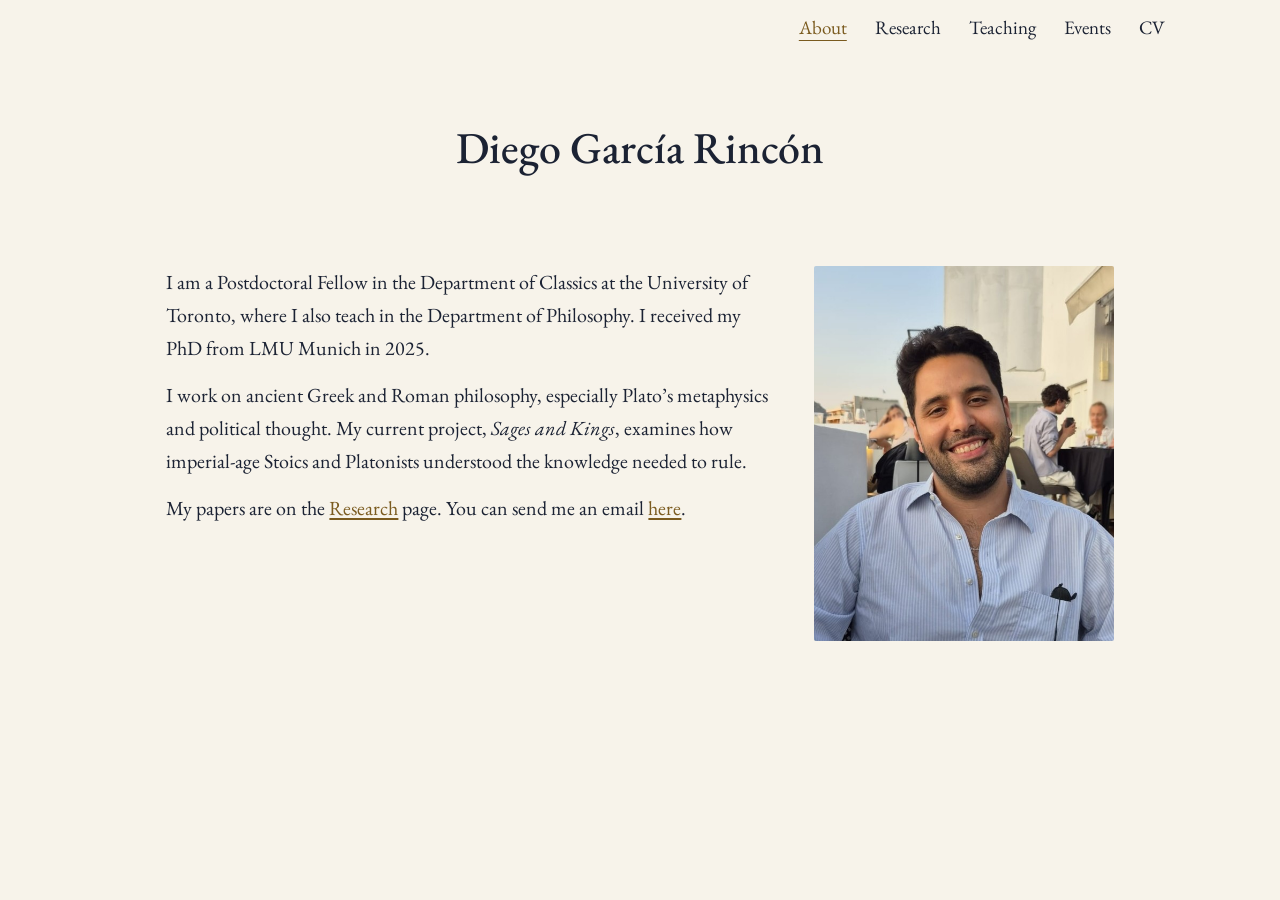
<file: index.html>
<!doctype html>
<html lang="en">
<head>
<script>if(location.hostname.slice(-1)===".")location.replace(location.href.replace(location.hostname,location.hostname.slice(0,-1)))</script>
<meta charset="utf-8">
<meta name="viewport" content="width=device-width, initial-scale=1">
<title>Diego García Rincón</title>
<meta name="description" content="Postdoctoral Fellow, University of Toronto. Ancient Greek and Roman philosophy.">
<meta name="author" content="Diego García Rincón">
<link rel="canonical" href="https://diegogarciarincon.com/">
<meta property="og:type" content="website">
<meta property="og:site_name" content="Diego García Rincón">
<meta property="og:image" content="https://diegogarciarincon.com/share.png?v=1">
<meta property="og:image:width" content="1200">
<meta property="og:image:height" content="630">
<meta property="og:image:alt" content="Δ monogram of Diego García Rincón">
<meta name="twitter:card" content="summary_large_image">
<meta property="og:title" content="Diego García Rincón">
<meta property="og:description" content="Postdoctoral Fellow, University of Toronto. Ancient Greek and Roman philosophy.">
<meta property="og:url" content="https://diegogarciarincon.com/">
<link rel="preconnect" href="https://fonts.googleapis.com">
<link rel="preconnect" href="https://fonts.gstatic.com" crossorigin>
<link rel="stylesheet" href="https://fonts.googleapis.com/css2?family=EB+Garamond:ital,wght@0,400;0,500;0,600;1,400&amp;display=swap">
<link rel="icon" href="/favicon.ico?v=5" sizes="48x48">
<link rel="icon" href="/favicon-32.png?v=5" type="image/png" sizes="32x32">
<link rel="icon" href="/icon-192.png?v=5" type="image/png" sizes="192x192">
<link rel="apple-touch-icon" href="/apple-touch-icon.png?v=5">
<link rel="stylesheet" href="assets/style.css?v=12">
<script type="application/ld+json">{"@context": "https://schema.org", "@type": "WebSite", "name": "Diego García Rincón", "alternateName": ["Diego Garcia Rincon", "diegogarciarincon.com"], "url": "https://diegogarciarincon.com/"}</script>
<script type="application/ld+json">{"@context": "https://schema.org", "@type": "Person", "name": "Diego García Rincón", "alternateName": "Diego Garcia Rincon", "jobTitle": "Postdoctoral Fellow", "affiliation": {"@type": "Organization", "name": "Department of Classics, University of Toronto"}, "alumniOf": [{"@type": "CollegeOrUniversity", "name": "LMU Munich"}, {"@type": "CollegeOrUniversity", "name": "University of Pisa"}], "knowsAbout": ["Ancient philosophy", "Plato", "Metaphysics", "Political philosophy"], "url": "https://diegogarciarincon.com/", "sameAs": ["https://orcid.org/0000-0003-4004-3745", "https://philpeople.org/profiles/diego-garcia-rincon"]}</script>
</head>
<body>
<div class="page">
  <header class="hdr top">
    <nav class="nav" aria-label="Main" style="display: flex; flex-wrap: wrap; align-items: center; justify-content: flex-end; gap: 28px; max-width: max(1100px, 87vw); margin: 0 auto; padding: 15px 32px; font-size: 19px">
      <a href="/" aria-current="page" class="cur" style="text-decoration: underline; text-underline-offset: 6px; text-decoration-thickness: 1px">About</a>
      <a href="/research">Research</a>
      <a href="/teaching">Teaching</a>
      <a href="/events">Events</a>
      <a href="/cv">CV</a>
    </nav>
  </header>
  <main style="flex-grow: 1; width: 100%; max-width: max(900px, 79vw); margin: 0 auto; box-sizing: border-box; padding: calc(64px * var(--ht, 1)) 32px 56px">
    <h1 style="margin: 0 0 calc(100px * var(--hb, .9)); font-size: var(--hf, 44px); font-weight: 500; text-align: center">Diego García Rincón</h1>
    <div class="aboutrow" style="display: flex; flex-wrap: nowrap; gap: 40px; align-items: flex-start">
      <div style="flex: 999 1 420px; min-width: 0; display: flex; flex-direction: column; gap: 14px; font-size: 20px; line-height: 1.65">
        <p style="margin: 0">I am a Postdoctoral Fellow in the Department of Classics at the University of Toronto, where I also teach in the Department of Philosophy. I received my PhD from LMU Munich in 2025.</p>
        <p style="margin: 0">I work on ancient Greek and Roman philosophy, especially Plato’s metaphysics and political thought. My current project, <i>Sages and Kings</i>, examines how imperial-age Stoics and Platonists understood the knowledge needed to rule.</p>
        <p style="margin: 0">My papers are on the <a href="/research" style="text-decoration: underline; text-underline-offset: 3px">Research</a> page. You can send me an email <a href="#" class="mail" data-u="aicrag.d" data-d="ac.otnorotu.liam" style="text-decoration: underline; text-underline-offset: 3px">here</a>.</p>
      </div>
      <img src="assets/img/portrait.jpg" alt="Portrait of Diego García Rincón (Diego Garcia Rincon)" style="flex: 0 0 300px; width: 300px; height: 375px; object-fit: cover; border-radius: 2px">
    </div>
  </main>
  
</div>

<script src="assets/site.js?v=12"></script>
</body>
</html>
</file>
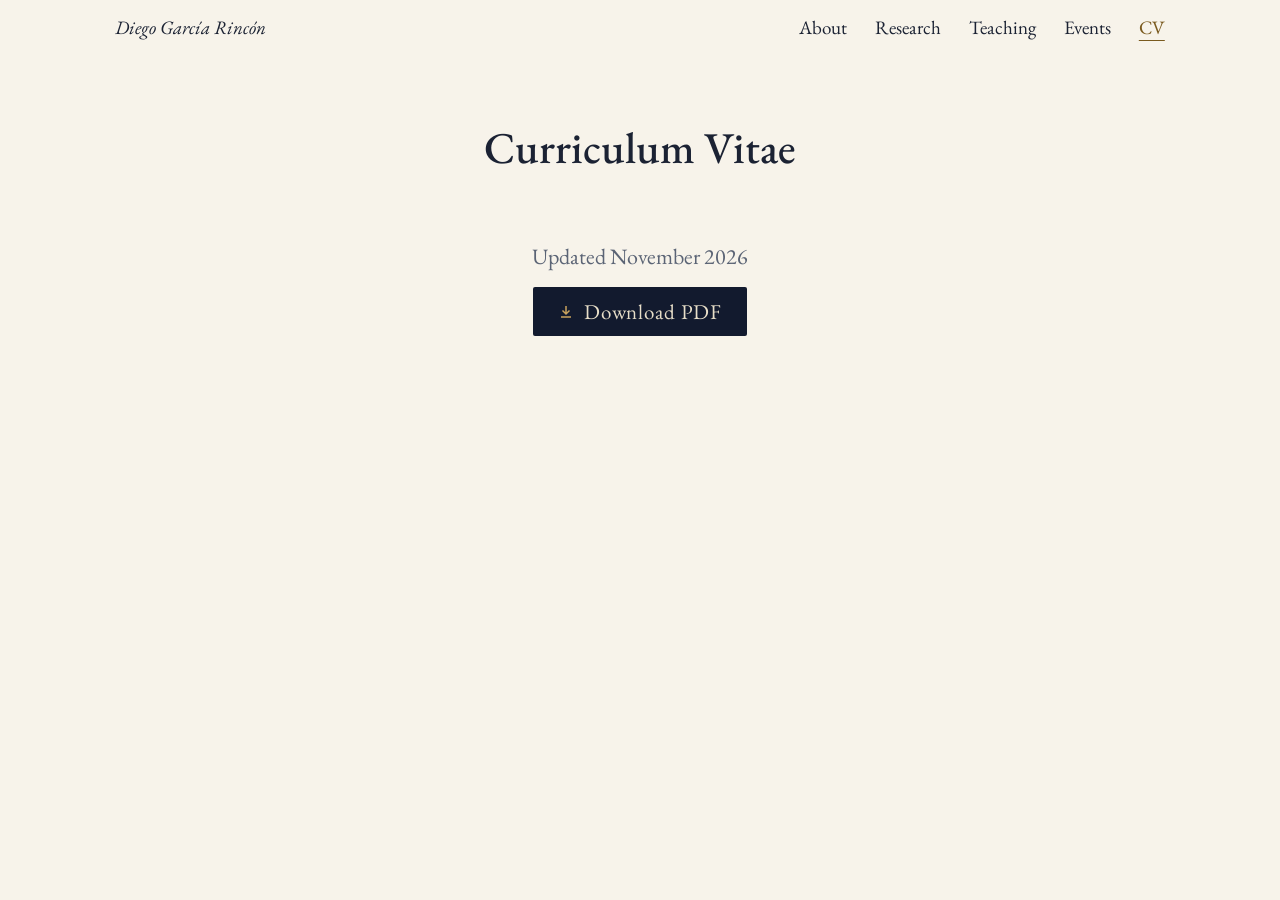
<file: cv.html>
<!doctype html>
<html lang="en">
<head>
<script>if(location.hostname.slice(-1)===".")location.replace(location.href.replace(location.hostname,location.hostname.slice(0,-1)))</script>
<meta charset="utf-8">
<meta name="viewport" content="width=device-width, initial-scale=1">
<title>CV — DGR</title>
<meta name="description" content="Curriculum vitae of Diego García Rincón (PDF).">
<meta name="author" content="Diego García Rincón">
<link rel="canonical" href="https://diegogarciarincon.com/cv">
<meta property="og:type" content="website">
<meta property="og:site_name" content="Diego García Rincón">
<meta property="og:image" content="https://diegogarciarincon.com/share.png?v=1">
<meta property="og:image:width" content="1200">
<meta property="og:image:height" content="630">
<meta property="og:image:alt" content="Δ monogram of Diego García Rincón">
<meta name="twitter:card" content="summary_large_image">
<meta property="og:title" content="CV — DGR">
<meta property="og:description" content="Curriculum vitae of Diego García Rincón (PDF).">
<meta property="og:url" content="https://diegogarciarincon.com/cv">
<link rel="preconnect" href="https://fonts.googleapis.com">
<link rel="preconnect" href="https://fonts.gstatic.com" crossorigin>
<link rel="stylesheet" href="https://fonts.googleapis.com/css2?family=EB+Garamond:ital,wght@0,400;0,500;0,600;1,400&amp;display=swap">
<link rel="icon" href="/favicon.ico?v=5" sizes="48x48">
<link rel="icon" href="/favicon-32.png?v=5" type="image/png" sizes="32x32">
<link rel="icon" href="/icon-192.png?v=5" type="image/png" sizes="192x192">
<link rel="apple-touch-icon" href="/apple-touch-icon.png?v=5">
<link rel="stylesheet" href="assets/style.css?v=12">

</head>
<body>
<div class="page">
  <header class="hdr top">
    <nav class="nav" aria-label="Main" style="display: flex; flex-wrap: wrap; align-items: center; justify-content: flex-end; gap: 28px; max-width: max(1100px, 87vw); margin: 0 auto; padding: 15px 32px; font-size: 19px">
      <a href="/" class="navname" style="margin-right: auto; font-style: italic">Diego García Rincón</a>
      <a href="/">About</a>
      <a href="/research">Research</a>
      <a href="/teaching">Teaching</a>
      <a href="/events">Events</a>
      <a href="/cv" aria-current="page" class="cur" style="text-decoration: underline; text-underline-offset: 6px; text-decoration-thickness: 1px">CV</a>
    </nav>
  </header>
  <main style="flex-grow: 1; width: 100%; max-width: max(900px, 79vw); margin: 0 auto; box-sizing: border-box; padding: calc(64px * var(--ht, 1)) 32px 56px; display: flex; flex-direction: column; align-items: center; gap: 16px">
    <h1 style="margin: 0 0 calc(56px * var(--hb, .9)); font-size: var(--hf, 44px); font-weight: 500; text-align: center">Curriculum Vitae</h1>
    <p style="margin: 0; font-size: 22px; color: #5B6475">Updated November 2026</p>
    <a href="Garcia_Rincon_CV.pdf" download="Garcia_Rincon_CV.pdf" style="display: inline-flex; align-items: center; gap: 10px; padding: 11px 25px; min-height: 43px; box-sizing: border-box; background: #121A2E; color: #E8DFC9; text-decoration: none; font-size: 21px; letter-spacing: 0.04em; border-radius: 2px">
        <svg aria-hidden="true" width="16" height="16" viewBox="0 0 16 16"><path d="M8 2v8M4.5 6.5L8 10l3.5-3.5M3 13h10" fill="none" stroke="#C9A35E" stroke-width="1.5"></path></svg>
        Download PDF
      </a>
  </main>
  
</div>

<script src="assets/site.js?v=12"></script>
</body>
</html>
</file>
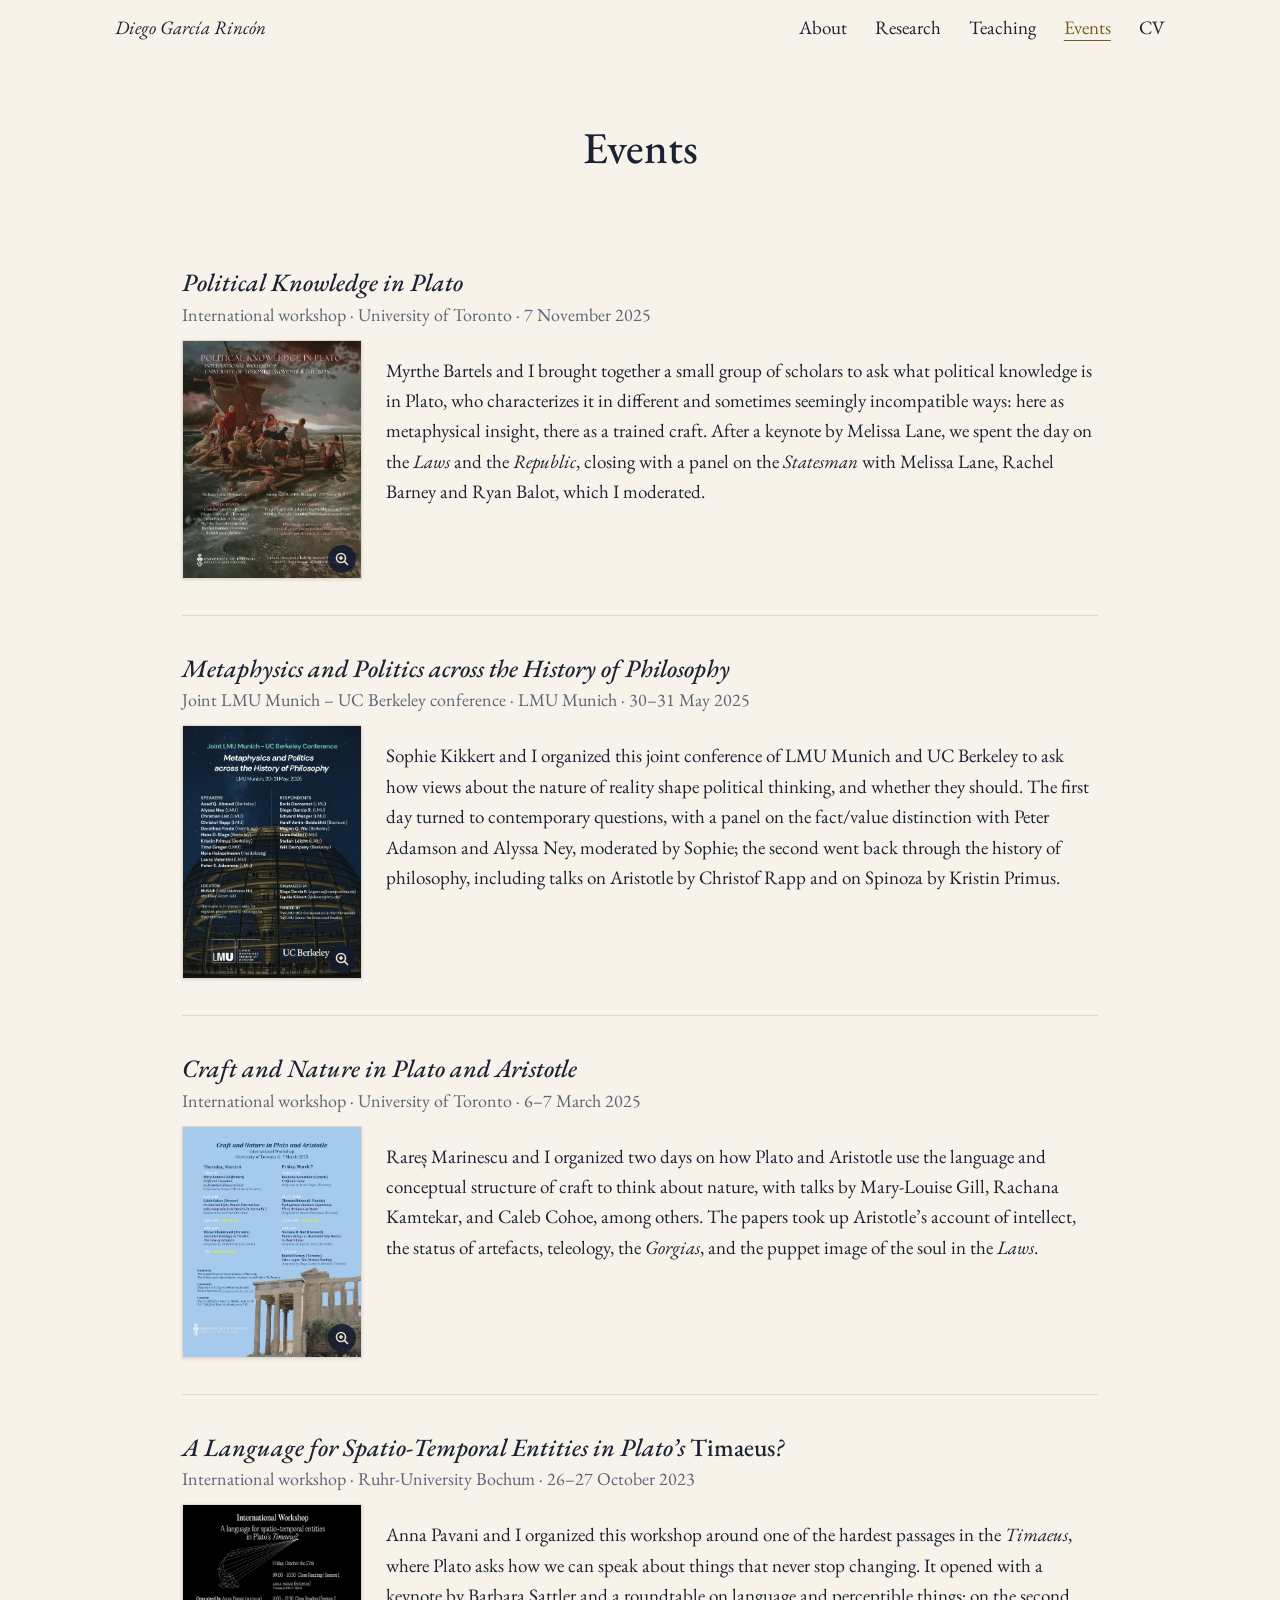
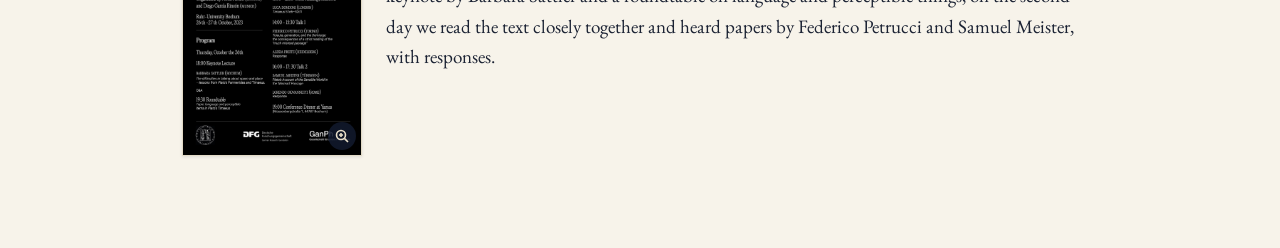
<file: events.html>
<!doctype html>
<html lang="en">
<head>
<script>if(location.hostname.slice(-1)===".")location.replace(location.href.replace(location.hostname,location.hostname.slice(0,-1)))</script>
<meta charset="utf-8">
<meta name="viewport" content="width=device-width, initial-scale=1">
<title>Events — DGR</title>
<meta name="description" content="Workshops and conferences co-organized by Diego García Rincón at the University of Toronto, LMU Munich and Ruhr-University Bochum.">
<meta name="author" content="Diego García Rincón">
<link rel="canonical" href="https://diegogarciarincon.com/events">
<meta property="og:type" content="website">
<meta property="og:site_name" content="Diego García Rincón">
<meta property="og:image" content="https://diegogarciarincon.com/share.png?v=1">
<meta property="og:image:width" content="1200">
<meta property="og:image:height" content="630">
<meta property="og:image:alt" content="Δ monogram of Diego García Rincón">
<meta name="twitter:card" content="summary_large_image">
<meta property="og:title" content="Events — DGR">
<meta property="og:description" content="Workshops and conferences co-organized by Diego García Rincón at the University of Toronto, LMU Munich and Ruhr-University Bochum.">
<meta property="og:url" content="https://diegogarciarincon.com/events">
<link rel="preconnect" href="https://fonts.googleapis.com">
<link rel="preconnect" href="https://fonts.gstatic.com" crossorigin>
<link rel="stylesheet" href="https://fonts.googleapis.com/css2?family=EB+Garamond:ital,wght@0,400;0,500;0,600;1,400&amp;display=swap">
<link rel="icon" href="/favicon.ico?v=5" sizes="48x48">
<link rel="icon" href="/favicon-32.png?v=5" type="image/png" sizes="32x32">
<link rel="icon" href="/icon-192.png?v=5" type="image/png" sizes="192x192">
<link rel="apple-touch-icon" href="/apple-touch-icon.png?v=5">
<link rel="stylesheet" href="assets/style.css?v=12">

</head>
<body>
<div class="page">
  <header class="hdr top">
    <nav class="nav" aria-label="Main" style="display: flex; flex-wrap: wrap; align-items: center; justify-content: flex-end; gap: 28px; max-width: max(1100px, 87vw); margin: 0 auto; padding: 15px 32px; font-size: 19px">
      <a href="/" class="navname" style="margin-right: auto; font-style: italic">Diego García Rincón</a>
      <a href="/">About</a>
      <a href="/research">Research</a>
      <a href="/teaching">Teaching</a>
      <a href="/events" aria-current="page" class="cur" style="text-decoration: underline; text-underline-offset: 6px; text-decoration-thickness: 1px">Events</a>
      <a href="/cv">CV</a>
    </nav>
  </header>
  <main style="flex-grow: 1; width: 100%; max-width: max(780px, 79vw); margin: 0 auto; box-sizing: border-box; padding: calc(64px * var(--ht, 1)) 48px 56px; display: flex; flex-direction: column; gap: 0">
    <h1 style="margin: 0 0 calc(60px * var(--hb, .9)); font-size: var(--hf, 44px); font-weight: 500; text-align: center">Events</h1>
    <article style="padding: 36px 0; display: flex; flex-direction: column; gap: 14px">
      <div style="display: flex; flex-direction: column; gap: 4px">
        <h2 style="margin: 0; font-size: 25px; font-weight: 500; line-height: 1.3"><i>Political Knowledge in Plato</i></h2>
        <p style="margin: 0; font-size: 18px; color: #5B6475">International workshop · University of Toronto · 7 November 2025</p>
      </div>
      <div class="evrow" style="display: flex; gap: 24px; align-items: flex-start">
        <button type="button" data-zoom="assets/img/posters/political-knowledge-in-plato.jpg" aria-label="Enlarge poster: Poster for Political Knowledge in Plato" style="position: relative; flex: 0 0 180px; max-width: 100%; padding: 0; border: 0; background: none; cursor: zoom-in">
        <img src="assets/img/posters/political-knowledge-in-plato.jpg" alt="Poster for Political Knowledge in Plato" style="display: block; width: 180px; max-width: 100%; height: auto; border: 1px solid #E2DAC6; box-shadow: 0 1px 3px rgba(27,34,51,0.12)">
        <span aria-hidden="true" style="position: absolute; right: 6px; bottom: 6px; width: 28px; height: 28px; border-radius: 14px; background: rgba(18,26,46,0.85); display: flex; align-items: center; justify-content: center"><svg width="16" height="16" viewBox="0 0 16 16"><circle cx="7" cy="7" r="4.5" fill="none" stroke="#E8DFC9" stroke-width="1.6"></circle><path d="M10.4 10.4L14 14M5 7h4M7 5v4" stroke="#E8DFC9" stroke-width="1.6"></path></svg></span>
      </button>
        <div style="flex: 1 1 auto; max-width: 760px; min-width: 0"><p style="margin: 16px 0 0; font-size: 19px; line-height: 1.6">Myrthe Bartels and I brought together a small group of scholars to ask what political knowledge is in Plato, who characterizes it in different and sometimes seemingly incompatible ways: here as metaphysical insight, there as a trained craft. After a keynote by Melissa Lane, we spent the day on the <i>Laws</i> and the <i>Republic</i>, closing with a panel on the <i>Statesman</i> with Melissa Lane, Rachel Barney and Ryan Balot, which I moderated.</p></div>
      </div>
    </article>
    <article style="border-top: 1px solid #E2DAC6; padding: 36px 0; display: flex; flex-direction: column; gap: 14px">
      <div style="display: flex; flex-direction: column; gap: 4px">
        <h2 style="margin: 0; font-size: 25px; font-weight: 500; line-height: 1.3"><i>Metaphysics and Politics across the History of Philosophy</i></h2>
        <p style="margin: 0; font-size: 18px; color: #5B6475">Joint LMU Munich – UC Berkeley conference · LMU Munich · 30–31 May 2025</p>
      </div>
      <div class="evrow" style="display: flex; gap: 24px; align-items: flex-start">
        <button type="button" data-zoom="assets/img/posters/metaphysics-and-politics.jpg" aria-label="Enlarge poster: Poster for Metaphysics and Politics across the History of Philosophy" style="position: relative; flex: 0 0 180px; max-width: 100%; padding: 0; border: 0; background: none; cursor: zoom-in">
        <img src="assets/img/posters/metaphysics-and-politics.jpg" alt="Poster for Metaphysics and Politics across the History of Philosophy" style="display: block; width: 180px; max-width: 100%; height: auto; border: 1px solid #E2DAC6; box-shadow: 0 1px 3px rgba(27,34,51,0.12)">
        <span aria-hidden="true" style="position: absolute; right: 6px; bottom: 6px; width: 28px; height: 28px; border-radius: 14px; background: rgba(18,26,46,0.85); display: flex; align-items: center; justify-content: center"><svg width="16" height="16" viewBox="0 0 16 16"><circle cx="7" cy="7" r="4.5" fill="none" stroke="#E8DFC9" stroke-width="1.6"></circle><path d="M10.4 10.4L14 14M5 7h4M7 5v4" stroke="#E8DFC9" stroke-width="1.6"></path></svg></span>
      </button>
        <div style="flex: 1 1 auto; max-width: 760px; min-width: 0"><p style="margin: 16px 0 0; font-size: 19px; line-height: 1.6">Sophie Kikkert and I organized this joint conference of LMU Munich and UC Berkeley to ask how views about the nature of reality shape political thinking, and whether they should. The first day turned to contemporary questions, with a panel on the fact/value distinction with Peter Adamson and Alyssa Ney, moderated by Sophie; the second went back through the history of philosophy, including talks on Aristotle by Christof Rapp and on Spinoza by Kristin Primus.</p></div>
      </div>
    </article>
    <article style="border-top: 1px solid #E2DAC6; padding: 36px 0; display: flex; flex-direction: column; gap: 14px">
      <div style="display: flex; flex-direction: column; gap: 4px">
        <h2 style="margin: 0; font-size: 25px; font-weight: 500; line-height: 1.3"><i>Craft and Nature in Plato and Aristotle</i></h2>
        <p style="margin: 0; font-size: 18px; color: #5B6475">International workshop · University of Toronto · 6–7 March 2025</p>
      </div>
      <div class="evrow" style="display: flex; gap: 24px; align-items: flex-start">
        <button type="button" data-zoom="assets/img/posters/craft-and-nature.jpg" aria-label="Enlarge poster: Programme for Craft and Nature in Plato and Aristotle" style="position: relative; flex: 0 0 180px; max-width: 100%; padding: 0; border: 0; background: none; cursor: zoom-in">
        <img src="assets/img/posters/craft-and-nature.jpg" alt="Programme for Craft and Nature in Plato and Aristotle" style="display: block; width: 180px; max-width: 100%; height: auto; border: 1px solid #E2DAC6; box-shadow: 0 1px 3px rgba(27,34,51,0.12)">
        <span aria-hidden="true" style="position: absolute; right: 6px; bottom: 6px; width: 28px; height: 28px; border-radius: 14px; background: rgba(18,26,46,0.85); display: flex; align-items: center; justify-content: center"><svg width="16" height="16" viewBox="0 0 16 16"><circle cx="7" cy="7" r="4.5" fill="none" stroke="#E8DFC9" stroke-width="1.6"></circle><path d="M10.4 10.4L14 14M5 7h4M7 5v4" stroke="#E8DFC9" stroke-width="1.6"></path></svg></span>
      </button>
        <div style="flex: 1 1 auto; max-width: 760px; min-width: 0"><p style="margin: 16px 0 0; font-size: 19px; line-height: 1.6">Rareș Marinescu and I organized two days on how Plato and Aristotle use the language and conceptual structure of craft to think about nature, with talks by Mary-Louise Gill, Rachana Kamtekar, and Caleb Cohoe, among others. The papers took up Aristotle’s account of intellect, the status of artefacts, teleology, the <i>Gorgias</i>, and the puppet image of the soul in the <i>Laws</i>.</p></div>
      </div>
    </article>
    <article style="border-top: 1px solid #E2DAC6; padding: 36px 0; display: flex; flex-direction: column; gap: 14px">
      <div style="display: flex; flex-direction: column; gap: 4px">
        <h2 style="margin: 0; font-size: 25px; font-weight: 500; line-height: 1.3"><i>A Language for Spatio-Temporal Entities in Plato’s</i> Timaeus<i>?</i></h2>
        <p style="margin: 0; font-size: 18px; color: #5B6475">International workshop · Ruhr-University Bochum · 26–27 October 2023</p>
      </div>
      <div class="evrow" style="display: flex; gap: 24px; align-items: flex-start">
        <button type="button" data-zoom="assets/img/posters/spatio-temporal-entities-timaeus.jpg" aria-label="Enlarge poster: Poster for A Language for Spatio-Temporal Entities in Plato’s Timaeus?" style="position: relative; flex: 0 0 180px; max-width: 100%; padding: 0; border: 0; background: none; cursor: zoom-in">
        <img src="assets/img/posters/spatio-temporal-entities-timaeus.jpg" alt="Poster for A Language for Spatio-Temporal Entities in Plato’s Timaeus?" style="display: block; width: 180px; max-width: 100%; height: auto; border: 1px solid #E2DAC6; box-shadow: 0 1px 3px rgba(27,34,51,0.12)">
        <span aria-hidden="true" style="position: absolute; right: 6px; bottom: 6px; width: 28px; height: 28px; border-radius: 14px; background: rgba(18,26,46,0.85); display: flex; align-items: center; justify-content: center"><svg width="16" height="16" viewBox="0 0 16 16"><circle cx="7" cy="7" r="4.5" fill="none" stroke="#E8DFC9" stroke-width="1.6"></circle><path d="M10.4 10.4L14 14M5 7h4M7 5v4" stroke="#E8DFC9" stroke-width="1.6"></path></svg></span>
      </button>
        <div style="flex: 1 1 auto; max-width: 760px; min-width: 0"><p style="margin: 16px 0 0; font-size: 19px; line-height: 1.6">Anna Pavani and I organized this workshop around one of the hardest passages in the <i>Timaeus</i>, where Plato asks how we can speak about things that never stop changing. It opened with a keynote by Barbara Sattler and a roundtable on language and perceptible things; on the second day we read the text closely together and heard papers by Federico Petrucci and Samuel Meister, with responses.</p></div>
      </div>
    </article>
  </main>
  
</div>
<div class="lightbox" role="dialog" aria-modal="true" aria-label="Enlarged poster"><img alt=""><button type="button" aria-label="Close">×</button></div>
<script src="assets/site.js?v=12"></script>
</body>
</html>
</file>
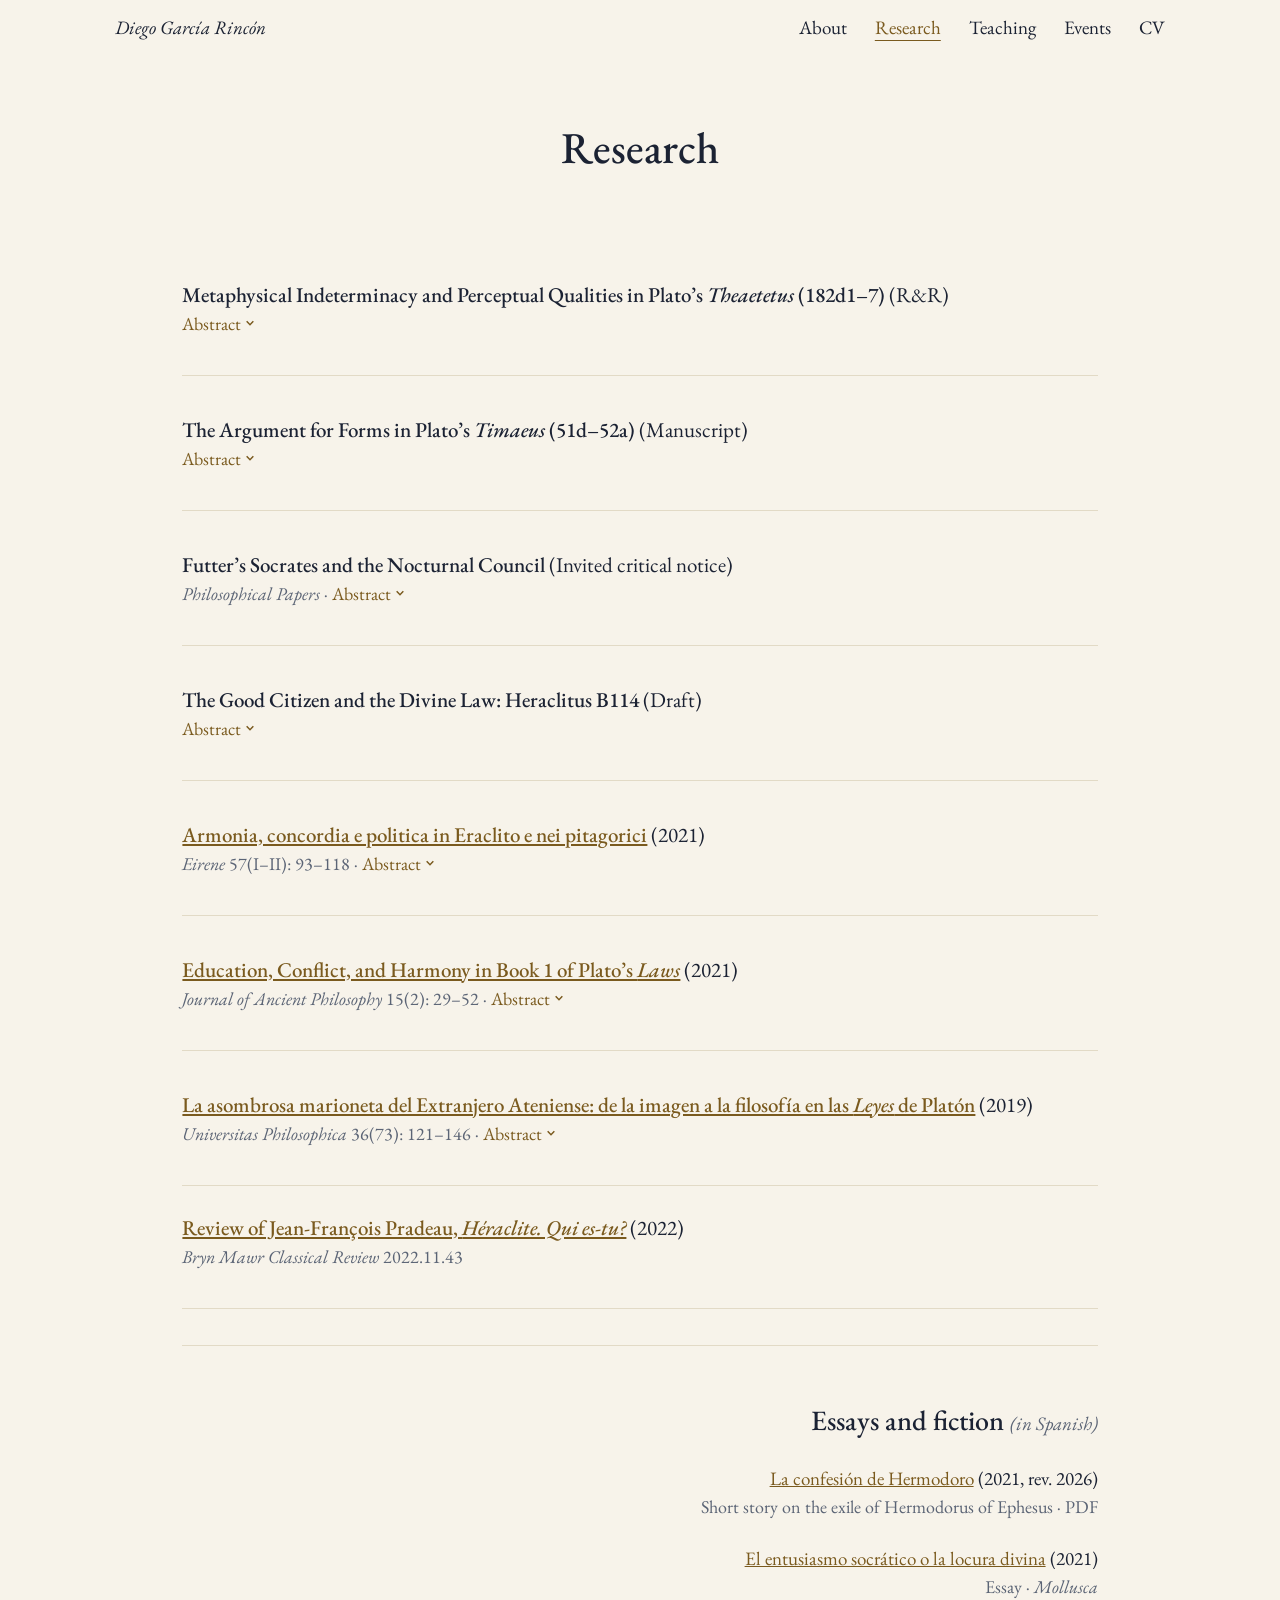
<file: research.html>
<!doctype html>
<html lang="en">
<head>
<script>if(location.hostname.slice(-1)===".")location.replace(location.href.replace(location.hostname,location.hostname.slice(0,-1)))</script>
<meta charset="utf-8">
<meta name="viewport" content="width=device-width, initial-scale=1">
<title>Research — DGR</title>
<meta name="description" content="Papers by Diego García Rincón on Plato’s Theaetetus, Timaeus and Laws, Heraclitus and the Pythagoreans, with abstracts.">
<meta name="author" content="Diego García Rincón">
<link rel="canonical" href="https://diegogarciarincon.com/research">
<meta property="og:type" content="website">
<meta property="og:site_name" content="Diego García Rincón">
<meta property="og:image" content="https://diegogarciarincon.com/share.png?v=1">
<meta property="og:image:width" content="1200">
<meta property="og:image:height" content="630">
<meta property="og:image:alt" content="Δ monogram of Diego García Rincón">
<meta name="twitter:card" content="summary_large_image">
<meta property="og:title" content="Research — DGR">
<meta property="og:description" content="Papers by Diego García Rincón on Plato’s Theaetetus, Timaeus and Laws, Heraclitus and the Pythagoreans, with abstracts.">
<meta property="og:url" content="https://diegogarciarincon.com/research">
<link rel="preconnect" href="https://fonts.googleapis.com">
<link rel="preconnect" href="https://fonts.gstatic.com" crossorigin>
<link rel="stylesheet" href="https://fonts.googleapis.com/css2?family=EB+Garamond:ital,wght@0,400;0,500;0,600;1,400&amp;display=swap">
<link rel="icon" href="/favicon.ico?v=5" sizes="48x48">
<link rel="icon" href="/favicon-32.png?v=5" type="image/png" sizes="32x32">
<link rel="icon" href="/icon-192.png?v=5" type="image/png" sizes="192x192">
<link rel="apple-touch-icon" href="/apple-touch-icon.png?v=5">
<link rel="stylesheet" href="assets/style.css?v=12">

</head>
<body>
<div class="page">
  <header class="hdr top">
    <nav class="nav" aria-label="Main" style="display: flex; flex-wrap: wrap; align-items: center; justify-content: flex-end; gap: 28px; max-width: max(1100px, 87vw); margin: 0 auto; padding: 15px 32px; font-size: 19px">
      <a href="/" class="navname" style="margin-right: auto; font-style: italic">Diego García Rincón</a>
      <a href="/">About</a>
      <a href="/research" aria-current="page" class="cur" style="text-decoration: underline; text-underline-offset: 6px; text-decoration-thickness: 1px">Research</a>
      <a href="/teaching">Teaching</a>
      <a href="/events">Events</a>
      <a href="/cv">CV</a>
    </nav>
  </header>
  <main style="flex-grow: 1; width: 100%; max-width: max(780px, 79vw); margin: 0 auto; box-sizing: border-box; padding: calc(64px * var(--ht, 1)) 48px 56px; display: flex; flex-direction: column">
    <h1 style="margin: 0 0 calc(72px * var(--hb, .9)); font-size: var(--hf, 44px); font-weight: 500; text-align: center">Research</h1>

    <details style="padding: 40px 0">
      <summary style="display: block">
        <div style="display: flex; flex-direction: column; gap: 4px">
          <span style="font-size: 21px; font-weight: 500">Metaphysical Indeterminacy and Perceptual Qualities in Plato’s <i>Theaetetus</i> (182d1–7) <span style="font-weight: 400">(R&amp;R)</span></span>
          <span style="font-size: 18px; color: #5B6475"><span style="display: inline-flex; align-items: center; gap: 4px; color: #7A5A1E">Abstract<svg class="chev" aria-hidden="true" width="10" height="10" viewBox="0 0 12 12" style="transition: transform .2s"><path d="M4 2l4 4-4 4" fill="none" stroke="#7A5A1E" stroke-width="1.8"></path></svg></span></span>
        </div>
      </summary>
      <div lang="en" style="margin: 8px 0 4px 0; font-size: 19px; line-height: 1.6">
        <p style="margin: 0">Plato’s refutation of radical flux (RF) in the <i>Theaetetus</i> (179d–183b) aims to show that this theory destroys language and knowledge. Its first move, however, is little understood: already at 182d1–7, correct speech about perceptual qualities is declared to fail, and existing readings fail to explain why this happens. I argue that the failure is grounded in the metaphysical indeterminacy of perceptual qualities. At the argument’s dialectical starting-point, qualities are assumed to be perceptible yet shown never to settle into determinate states: in RF, a color is never determinately white rather than some other color. As a result, statements like ‘this is white’ cannot latch onto anything in the world that would make them correct. Socrates’ strategy is to grant the fluxist a vocabulary of qualitative change (‘a change into another color,’ 182d3) and to show that their theory undermines the very determinacy that vocabulary presupposes. The refutation’s first move thus prepares its conclusion: the radical fluxist’s theory undermines ontological determinacy across the board and so in the end is left with an idiom ‘spoken indeterminately’ (<i>apeiron legomenon</i>, 183b5).</p>
      </div>
    </details>
    <details style="border-top: 1px solid #E2DAC6; padding: 40px 0">
      <summary style="display: block">
        <div style="display: flex; flex-direction: column; gap: 4px">
          <span style="font-size: 21px; font-weight: 500">The Argument for Forms in Plato’s <i>Timaeus</i> (51d–52a) <span style="font-weight: 400">(Manuscript)</span></span>
          <span style="font-size: 18px; color: #5B6475"><span style="display: inline-flex; align-items: center; gap: 4px; color: #7A5A1E">Abstract<svg class="chev" aria-hidden="true" width="10" height="10" viewBox="0 0 12 12" style="transition: transform .2s"><path d="M4 2l4 4-4 4" fill="none" stroke="#7A5A1E" stroke-width="1.8"></path></svg></span></span>
        </div>
      </summary>
      <div lang="en" style="margin: 8px 0 4px 0; font-size: 19px; line-height: 1.6">
        <p style="margin: 0">In <i>Timaeus</i> 51b6–52a4, Plato asks whether Forms exist and answers in the affirmative, on the grounds that intellect (<i>nous</i>) and true belief (<i>alēthēs doxa</i>) are two distinct kinds of cognition. While this has been called Plato’s only argument for Forms, its structure and premises remain underexamined. In particular, it is unclear what licenses the inference from cognitive kinds to Forms, and how the differences Timaeus adduces establish that intellect and true belief are two cognitive kinds. I argue that the passage compresses a valid argument, whose conditional first premise rests on a commitment about cognition and its objects that the cosmology of the <i>Timaeus</i> relies on more generally, and whose second premise defends the distinction between intellect and true belief without begging the question by assuming Forms.</p>
      </div>
    </details>
    <details style="border-top: 1px solid #E2DAC6; padding: 40px 0">
      <summary style="display: block">
        <div style="display: flex; flex-direction: column; gap: 4px">
          <span style="font-size: 21px; font-weight: 500">Futter’s Socrates and the Nocturnal Council <span style="font-weight: 400">(Invited critical notice)</span></span>
          <span style="font-size: 18px; color: #5B6475"><i>Philosophical Papers</i> · <span style="display: inline-flex; align-items: center; gap: 4px; color: #7A5A1E">Abstract<svg class="chev" aria-hidden="true" width="10" height="10" viewBox="0 0 12 12" style="transition: transform .2s"><path d="M4 2l4 4-4 4" fill="none" stroke="#7A5A1E" stroke-width="1.8"></path></svg></span></span>
        </div>
      </summary>
      <div lang="en" style="margin: 8px 0 4px 0; font-size: 19px; line-height: 1.6">
        <p style="margin: 0">In the final book of Plato’s <i>Laws</i>, the Athenian Stranger requires the Nocturnal Council’s members to know what virtue is and how its four parts are one and many, a requirement he formulates in strikingly Socratic terms. No one in the dialogue, the Athenian included, claims to possess such knowledge. I ask whether Dylan Futter’s account of Socrates’ search for wisdom can illuminate how the Council’s first members are to acquire this knowledge, and argue that his exegetical model does indeed explain how learning is possible without a present knower. However, the model sets a ceiling on human wisdom and leaves open how the virtues differ from one another despite being unified qua knowledge. On neither Futter’s reading nor the other interpretations I consider does Socratic inquiry by itself yield the definitions the Council needs, and I suggest that this raises important questions concerning the place of Socrates’ thought in Plato’s political philosophy.</p>
      </div>
    </details>
    <details style="border-top: 1px solid #E2DAC6; padding: 40px 0">
      <summary style="display: block">
        <div style="display: flex; flex-direction: column; gap: 4px">
          <span style="font-size: 21px; font-weight: 500">The Good Citizen and the Divine Law: Heraclitus B114 <span style="font-weight: 400">(Draft)</span></span>
          <span style="font-size: 18px; color: #5B6475"><span style="display: inline-flex; align-items: center; gap: 4px; color: #7A5A1E">Abstract<svg class="chev" aria-hidden="true" width="10" height="10" viewBox="0 0 12 12" style="transition: transform .2s"><path d="M4 2l4 4-4 4" fill="none" stroke="#7A5A1E" stroke-width="1.8"></path></svg></span></span>
        </div>
      </summary>
      <div lang="en" style="margin: 8px 0 4px 0; font-size: 19px; line-height: 1.6">
        <p style="margin: 0">In fragment B114 (D105), Heraclitus urges those who would speak with understanding to strengthen themselves in what is common to all, as a city does in its law, and much more strongly; for all human laws, he adds, are sustained by ‘the one divine [law]’. This would be the earliest extant mention of a ‘divine law’, yet it remains unclear whether and why Heraclitus meant the noun ‘law’ to be understood. I argue that the designation ‘divine law’ is chosen for the fragment’s addressee, the good citizen, who knows from experience how a city makes itself strong through its law and, as B44 has it, fights for it as for a wall. By analogy with this familiar practice, Heraclitus helps the citizen grasp what is common as a law that grounds all human laws, and so recognize its normative force. The name is nonetheless partial: the citizen reaches law only through the city, whereas understanding must hold to the divine law, or what is common, directly and so ‘much more strongly’.</p>
      </div>
    </details>
    <details style="border-top: 1px solid #E2DAC6; padding: 40px 0">
      <summary style="display: block">
        <div style="display: flex; flex-direction: column; gap: 4px">
          <span style="font-size: 21px; font-weight: 500"><a href="papers/garcia-rincon-armonia-concordia-e-politica-eirene-2021.pdf">Armonia, concordia e politica in Eraclito e nei pitagorici</a> <span style="font-weight: 400">(2021)</span></span>
          <span style="font-size: 18px; color: #5B6475"><i>Eirene</i> 57(I–II): 93–118 · <span style="display: inline-flex; align-items: center; gap: 4px; color: #7A5A1E">Abstract<svg class="chev" aria-hidden="true" width="10" height="10" viewBox="0 0 12 12" style="transition: transform .2s"><path d="M4 2l4 4-4 4" fill="none" stroke="#7A5A1E" stroke-width="1.8"></path></svg></span></span>
        </div>
      </summary>
      <div lang="en" style="margin: 8px 0 4px 0; font-size: 19px; line-height: 1.6">
        <p style="margin: 0">This paper examines the relation between Pythagorean and Heraclitean political views. I argue that for Pythagoras, Heraclitus, and Archytas the cosmological and musical notions of harmony (ἁρμονία) and the related notion of concord (ὁμόνοια) have an intrinsic political significance. These thinkers variously reflect upon political harmony and concord, and agree that a crucial condition for it is law (νόμος), which according to Pythagoras and Heraclitus has a divine origin. I begin with the Heraclitean fragments 22 B51, 54, 72, and 114 DK, in which social and political reflection is connected with the theory of the harmony of opposites. In the case of Pythagoras and early Pythagoreanism, the intense, albeit indirect political influence in Magna Graecia – as transmitted by Iamblichus and Porphyry – offers evidence for social and political ideas determined by a reflection on the cosmological role of harmony and number. Finally, Archytas’ political application of rational calculation in fragment 47 B3 DK, which aims at producing concord by establishing the just measures of wealth in the city, together with the testimony on Archytas’ intense and fruitful political activity, can be taken as confirmation that the thinker’s wider cosmological views were indeed intertwined with his political reflection and action.</p>
      </div>
    </details>
    <details style="border-top: 1px solid #E2DAC6; padding: 40px 0">
      <summary style="display: block">
        <div style="display: flex; flex-direction: column; gap: 4px">
          <span style="font-size: 21px; font-weight: 500"><a href="https://doi.org/10.11606/issn.1981-9471.v15i2p29-52">Education, Conflict, and Harmony in Book 1 of Plato’s <i>Laws</i></a> <span style="font-weight: 400">(2021)</span></span>
          <span style="font-size: 18px; color: #5B6475"><i>Journal of Ancient Philosophy</i> 15(2): 29–52 · <span style="display: inline-flex; align-items: center; gap: 4px; color: #7A5A1E">Abstract<svg class="chev" aria-hidden="true" width="10" height="10" viewBox="0 0 12 12" style="transition: transform .2s"><path d="M4 2l4 4-4 4" fill="none" stroke="#7A5A1E" stroke-width="1.8"></path></svg></span></span>
        </div>
      </summary>
      <div lang="en" style="margin: 8px 0 4px 0; font-size: 19px; line-height: 1.6">
        <p style="margin: 0">Book 1 of Plato’s <i>Laws</i>, and particularly the image of the puppet introduced near its end, has been traditionally interpreted as presenting the moral psychology model that underlies the educational system delineated by the Athenian Stranger, which construes virtue as consonance between the non–rational and the rational elements of the soul. But a different and competing conception of virtue looms large in <i>Laws</i> 1, virtue as victory of the best part of the soul in psychic conflict. This paper argues that the Athenian’s conception of education as the correct conformation of originally conflicting psychic forces requires the simultaneous presence of the harmony and the conflict models of virtue in <i>Laws</i> 1. Education is in turn defined by calculation, the rational activity which persuasively leads the conflicting non–rational forces towards a consonant reciprocal rapport. By strategically developing his understanding of education and calculation in <i>Laws</i> 1, the Athenian shows how the harmony model of virtue overcomes the conflict model, while at the same time recognising that there is some truth to the conflict model after all and integrating it within the harmony model.</p>
      </div>
    </details>
    <details style="border-top: 1px solid #E2DAC6; padding: 40px 0">
      <summary style="display: block">
        <div style="display: flex; flex-direction: column; gap: 4px">
          <span style="font-size: 21px; font-weight: 500"><a href="https://doi.org/10.11144/Javeriana.uph36-73.amea">La asombrosa marioneta del Extranjero Ateniense: de la imagen a la filosofía en las <i>Leyes</i> de Platón</a> <span style="font-weight: 400">(2019)</span></span>
          <span style="font-size: 18px; color: #5B6475"><i>Universitas Philosophica</i> 36(73): 121–146 · <span style="display: inline-flex; align-items: center; gap: 4px; color: #7A5A1E">Abstract<svg class="chev" aria-hidden="true" width="10" height="10" viewBox="0 0 12 12" style="transition: transform .2s"><path d="M4 2l4 4-4 4" fill="none" stroke="#7A5A1E" stroke-width="1.8"></path></svg></span></span>
        </div>
      </summary>
      <div lang="es" style="margin: 8px 0 4px 0; font-size: 19px; line-height: 1.6">
        <p style="margin: 0">Este ensayo sostiene que la estructura general de las <i>Leyes</i> de Platón obedece al principio de acceso indirecto al conocimiento del alma humana, que consiste en la comprensión de que la aproximación filosófica al alma solo es posible inicialmente a través de una imagen de ella. El decurso de las <i>Leyes</i> puede interpretarse como un movimiento hacia la interioridad del alma a partir de la famosa imagen de la marioneta, de acuerdo con la cual se comienza por analizar los elementos no-racionales del alma, capaces de conformarse en armonía con el elemento racional, y se avanza poco a poco hacia el elemento racional o epistémico. Solo al final del diálogo, con la fundación del Consejo Divino, aparece la necesidad política de emprender la investigación dialéctica para alcanzar un conocimiento filosófico del alma humana y de su excelencia específica. De este modo, el diálogo dramatiza el progresivo nacimiento de la filosofía, entendida como investigación dialéctica de la unidad de la virtud, a partir de la comprensión inicial del alma humana contenida en el mito de la marioneta.</p>
      </div>
    </details>
    <div style="border-top: 1px solid #E2DAC6; border-bottom: 1px solid #E2DAC6; padding: 28px 0 40px; display: flex; flex-direction: column; gap: 4px">
      <span style="font-size: 21px; font-weight: 500"><a href="https://bmcr.brynmawr.edu/2022/2022.11.43/">Review of Jean-François Pradeau, <i>Héraclite. Qui es-tu?</i></a> <span style="font-weight: 400">(2022)</span></span>
      <span style="font-size: 18px; color: #5B6475"><i>Bryn Mawr Classical Review</i> 2022.11.43</span>
    </div>
    <section style="border-top: 1px solid #E2DAC6; margin-top: 36px; padding: 56px 0 0; display: flex; flex-direction: column; align-items: flex-end; text-align: right; gap: 28px">
      <h2 style="margin: 0; font-size:28px; font-weight: 500; color: #1B2233">Essays and fiction <span style="font-size:19px; font-style: italic; font-weight: 400; color: #5B6475">(in Spanish)</span></h2>
      <div style="display: flex; flex-direction: column; align-items: flex-end; gap: 4px"><span lang="es" style="font-size:19px; font-weight: 400"><a href="papers/garcia-rincon-la-confesion-de-hermodoro.pdf">La confesión de Hermodoro</a> <span style="font-weight: 400">(2021, rev. 2026)</span></span><span style="font-size:18px; color: #5B6475">Short story on the exile of Hermodorus of Ephesus · PDF</span></div>
      <div style="display: flex; flex-direction: column; align-items: flex-end; gap: 4px"><span lang="es" style="font-size:19px; font-weight: 400"><a href="https://medium.com/mollusca/el-entusiasmo-socr%C3%A1tico-o-la-locura-divina-4be402630dca">El entusiasmo socrático o la locura divina</a> <span style="font-weight: 400">(2021)</span></span><span style="font-size:18px; color: #5B6475">Essay · <i>Mollusca</i></span></div>
    </section>
  </main>
  
</div>

<script src="assets/site.js?v=12"></script>
</body>
</html>
</file>
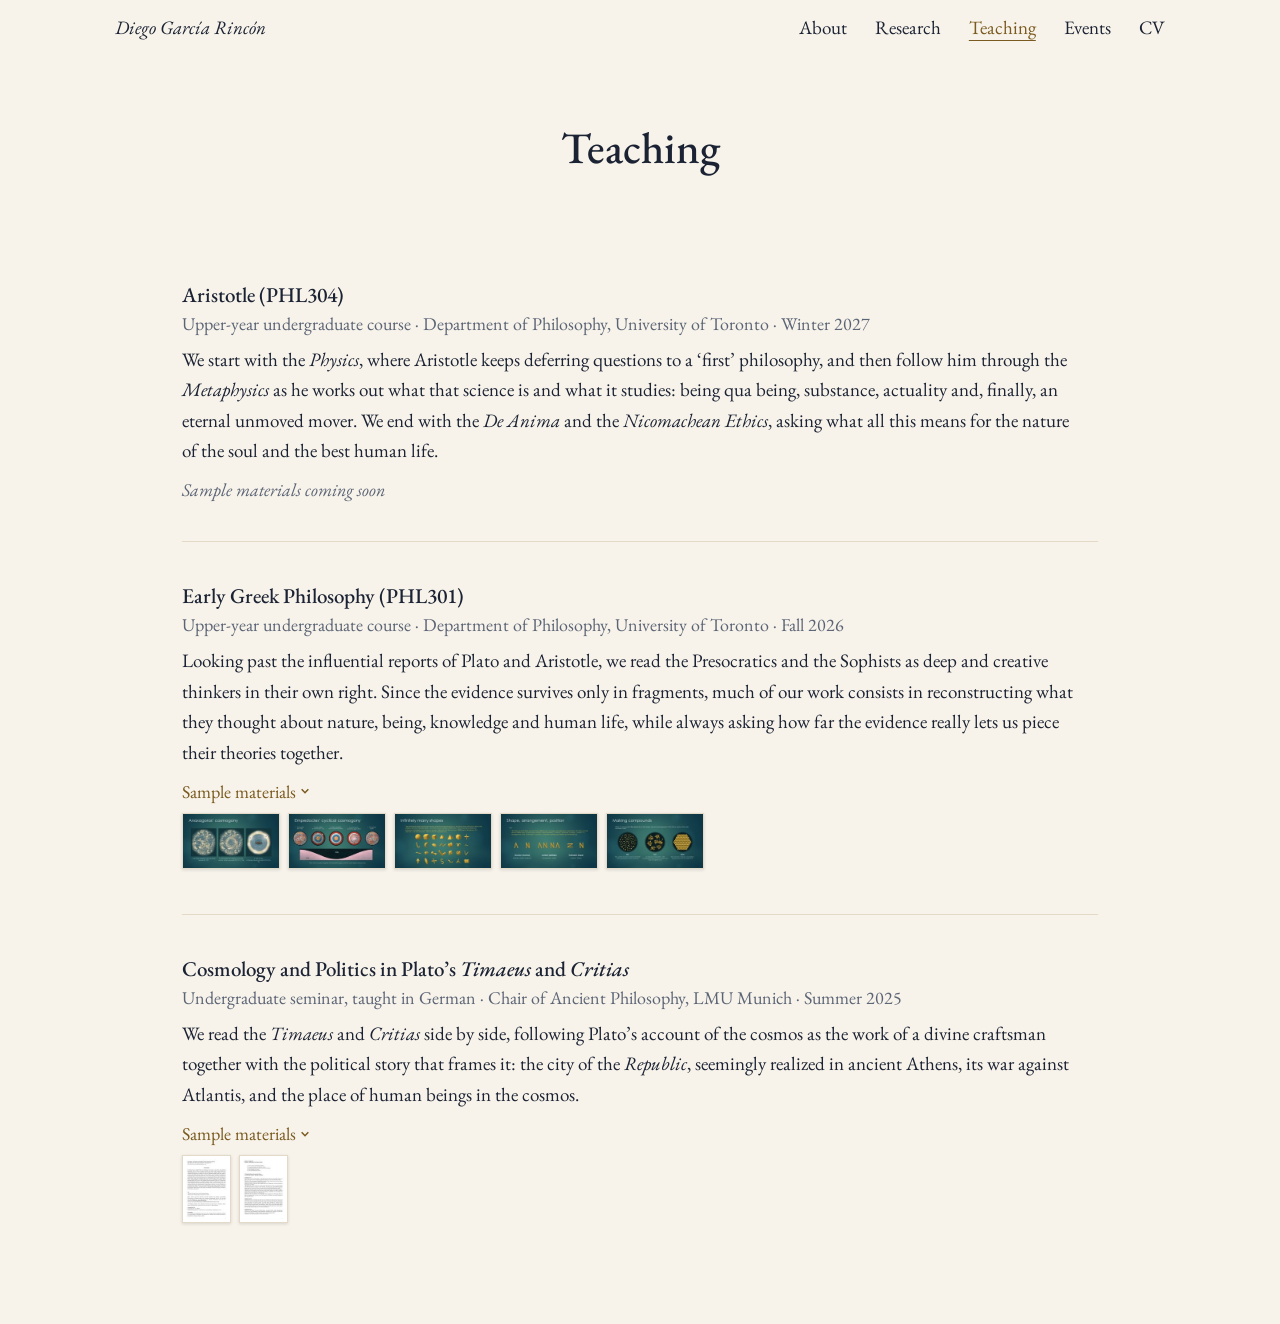
<file: teaching.html>
<!doctype html>
<html lang="en">
<head>
<script>if(location.hostname.slice(-1)===".")location.replace(location.href.replace(location.hostname,location.hostname.slice(0,-1)))</script>
<meta charset="utf-8">
<meta name="viewport" content="width=device-width, initial-scale=1">
<title>Teaching — DGR</title>
<meta name="description" content="Courses taught by Diego García Rincón at the University of Toronto and LMU Munich, with sample lecture slides and materials.">
<meta name="author" content="Diego García Rincón">
<link rel="canonical" href="https://diegogarciarincon.com/teaching">
<meta property="og:type" content="website">
<meta property="og:site_name" content="Diego García Rincón">
<meta property="og:image" content="https://diegogarciarincon.com/share.png?v=1">
<meta property="og:image:width" content="1200">
<meta property="og:image:height" content="630">
<meta property="og:image:alt" content="Δ monogram of Diego García Rincón">
<meta name="twitter:card" content="summary_large_image">
<meta property="og:title" content="Teaching — DGR">
<meta property="og:description" content="Courses taught by Diego García Rincón at the University of Toronto and LMU Munich, with sample lecture slides and materials.">
<meta property="og:url" content="https://diegogarciarincon.com/teaching">
<link rel="preconnect" href="https://fonts.googleapis.com">
<link rel="preconnect" href="https://fonts.gstatic.com" crossorigin>
<link rel="stylesheet" href="https://fonts.googleapis.com/css2?family=EB+Garamond:ital,wght@0,400;0,500;0,600;1,400&amp;display=swap">
<link rel="icon" href="/favicon.ico?v=5" sizes="48x48">
<link rel="icon" href="/favicon-32.png?v=5" type="image/png" sizes="32x32">
<link rel="icon" href="/icon-192.png?v=5" type="image/png" sizes="192x192">
<link rel="apple-touch-icon" href="/apple-touch-icon.png?v=5">
<link rel="stylesheet" href="assets/style.css?v=12">

</head>
<body>
<div class="page">
  <header class="hdr top">
    <nav class="nav" aria-label="Main" style="display: flex; flex-wrap: wrap; align-items: center; justify-content: flex-end; gap: 28px; max-width: max(1100px, 87vw); margin: 0 auto; padding: 15px 32px; font-size: 19px">
      <a href="/" class="navname" style="margin-right: auto; font-style: italic">Diego García Rincón</a>
      <a href="/">About</a>
      <a href="/research">Research</a>
      <a href="/teaching" aria-current="page" class="cur" style="text-decoration: underline; text-underline-offset: 6px; text-decoration-thickness: 1px">Teaching</a>
      <a href="/events">Events</a>
      <a href="/cv">CV</a>
    </nav>
  </header>
  <main style="flex-grow: 1; width: 100%; max-width: max(780px, 79vw); margin: 0 auto; box-sizing: border-box; padding: calc(64px * var(--ht, 1)) 48px 56px; display: flex; flex-direction: column"><h1 style="margin: 0 0 calc(72px * var(--hb, .9)); font-size: var(--hf, 44px); font-weight: 500; text-align: center">Teaching</h1><section style="padding: 40px 0"><div style="display: flex; flex-direction: column; gap: 4px"><span style="font-size:21px; font-weight: 500">Aristotle (PHL304)</span><span style="font-size:18px; color: #5B6475">Upper-year undergraduate course · Department of Philosophy, University of Toronto · Winter 2027</span></div><p class="tc-desc">We start with the <i>Physics</i>, where Aristotle keeps deferring questions to a ‘first’ philosophy, and then follow him through the <i>Metaphysics</i> as he works out what that science is and what it studies: being qua being, substance, actuality and, finally, an eternal unmoved mover. We end with the <i>De Anima</i> and the <i>Nicomachean Ethics</i>, asking what all this means for the nature of the soul and the best human life.</p><span class="tc-soon">Sample materials coming soon</span></section><section style="border-top: 1px solid #E2DAC6; padding: 40px 0"><div style="display: flex; flex-direction: column; gap: 4px"><span style="font-size:21px; font-weight: 500">Early Greek Philosophy (PHL301)</span><span style="font-size:18px; color: #5B6475">Upper-year undergraduate course · Department of Philosophy, University of Toronto · Fall 2026</span></div><p class="tc-desc">Looking past the influential reports of Plato and Aristotle, we read the Presocratics and the Sophists as deep and creative thinkers in their own right. Since the evidence survives only in fragments, much of our work consists in reconstructing what they thought about nature, being, knowledge and human life, while always asking how far the evidence really lets us piece their theories together.</p><details><summary style="display: inline-block"><span class="tc-toggle">Sample materials<svg class="chev" aria-hidden="true" width="10" height="10" viewBox="0 0 12 12" style="transition: transform .2s"><path d="M4 2l4 4-4 4" fill="none" stroke="#7A5A1E" stroke-width="1.8"></path></svg></span><span class="teaser" aria-hidden="true"><img src="assets/teaching/anaxagoras-cosmogony-mini.jpg" alt="" loading="lazy" data-slide="0"><img src="assets/teaching/empedocles-cycle-mini.jpg" alt="" loading="lazy" data-slide="1"><img src="assets/teaching/atomists-shapes-mini.jpg" alt="" loading="lazy" data-slide="2"><img src="assets/teaching/atomists-shape-arrangement-position-mini.jpg" alt="" loading="lazy" data-slide="3"><img src="assets/teaching/atomists-compounds-mini.jpg" alt="" loading="lazy" data-slide="4"></span></summary><p class="tc-intro">Parmenides ruled out coming-to-be. How, then, could his successors explain the birth of the cosmos, or even of the compound bodies within it?</p><div class="vw" tabindex="0" aria-roledescription="slide viewer"><div class="vw-stage"><figure class="vw-fig on"><button type="button" data-zoom="assets/teaching/anaxagoras-cosmogony.jpg" data-caption="Anaxagoras respects Parmenides’ rule that nothing comes from nothing: all things are mixed together from the start. Mind sets this mixture spinning, and the rotation sorts it into a world." aria-label="Enlarge slide: Anaxagoras’ cosmogony"><img src="assets/teaching/anaxagoras-cosmogony.jpg" alt="Lecture slide: Anaxagoras’ cosmogony" loading="lazy"></button><figcaption class="vw-cap">Anaxagoras respects Parmenides’ rule that nothing comes from nothing: all things are mixed together from the start. Mind sets this mixture spinning, and the rotation sorts it into a world.</figcaption></figure><figure class="vw-fig"><button type="button" data-zoom="assets/teaching/empedocles-cycle.jpg" data-caption="For Empedocles, four roots that have always existed are mixed by Love and pulled apart by Strife. Worlds thus arise and pass away in an endless cycle." aria-label="Enlarge slide: Empedocles’ cyclical cosmogony"><img src="assets/teaching/empedocles-cycle.jpg" alt="Lecture slide: Empedocles’ cyclical cosmogony" loading="lazy"></button><figcaption class="vw-cap">For Empedocles, four roots that have always existed are mixed by Love and pulled apart by Strife. Worlds thus arise and pass away in an endless cycle.</figcaption></figure><figure class="vw-fig"><button type="button" data-zoom="assets/teaching/atomists-shapes.jpg" data-caption="The atomists posit infinitely many indivisible bodies that never come to be or perish, and that come in countless shapes and sizes." aria-label="Enlarge slide: The atomists: infinitely many shapes"><img src="assets/teaching/atomists-shapes.jpg" alt="Lecture slide: The atomists: infinitely many shapes" loading="lazy"></button><figcaption class="vw-cap">The atomists posit infinitely many indivisible bodies that never come to be or perish, and that come in countless shapes and sizes.</figcaption></figure><figure class="vw-fig"><button type="button" data-zoom="assets/teaching/atomists-shape-arrangement-position.jpg" data-caption="Besides size, atoms differ in shape, arrangement and position, just as letters do in Aristotle’s example." aria-label="Enlarge slide: Shape, arrangement, position"><img src="assets/teaching/atomists-shape-arrangement-position.jpg" alt="Lecture slide: Shape, arrangement, position" loading="lazy"></button><figcaption class="vw-cap">Besides size, atoms differ in shape, arrangement and position, just as letters do in Aristotle’s example.</figcaption></figure><figure class="vw-fig"><button type="button" data-zoom="assets/teaching/atomists-compounds.jpg" data-caption="What looks like coming-to-be is atoms regrouping in the void: fire, iron and lead differ in the shapes and arrangement of their atoms and in how much void lies between them." aria-label="Enlarge slide: Making compounds"><img src="assets/teaching/atomists-compounds.jpg" alt="Lecture slide: Making compounds" loading="lazy"></button><figcaption class="vw-cap">What looks like coming-to-be is atoms regrouping in the void: fire, iron and lead differ in the shapes and arrangement of their atoms and in how much void lies between them.</figcaption></figure></div><div class="vw-bar"><button type="button" class="vw-prev" aria-label="Previous slide">‹</button><button type="button" class="vw-next" aria-label="Next slide">›</button><span class="vw-count">1 / 5</span><span class="vw-dots"><span></span><span></span><span></span><span></span><span></span></span></div></div></details></section><section style="border-top: 1px solid #E2DAC6; padding: 40px 0"><div style="display: flex; flex-direction: column; gap: 4px"><span style="font-size:21px; font-weight: 500">Cosmology and Politics in Plato’s <i>Timaeus</i> and <i>Critias</i></span><span style="font-size:18px; color: #5B6475">Undergraduate seminar, taught in German · Chair of Ancient Philosophy, LMU Munich · Summer 2025</span></div><p class="tc-desc">We read the <i>Timaeus</i> and <i>Critias</i> side by side, following Plato’s account of the cosmos as the work of a divine craftsman together with the political story that frames it: the city of the <i>Republic</i>, seemingly realized in ancient Athens, its war against Atlantis, and the place of human beings in the cosmos.</p><details><summary style="display: inline-block"><span class="tc-toggle">Sample materials<svg class="chev" aria-hidden="true" width="10" height="10" viewBox="0 0 12 12" style="transition: transform .2s"><path d="M4 2l4 4-4 4" fill="none" stroke="#7A5A1E" stroke-width="1.8"></path></svg></span><span class="teaser docs-t" aria-hidden="true"><img src="assets/teaching/lmu-seminarplan-mini.jpg" alt="" loading="lazy"><img src="assets/teaching/lmu-handout-1-mini.jpg" alt="" loading="lazy"></span></summary><div class="docs"><a class="doc" href="assets/teaching/lmu-seminarplan.pdf" target="_blank" rel="noopener"><img src="assets/teaching/lmu-seminarplan-thumb.jpg" alt="First page of the seminar plan" loading="lazy"><span>Seminar plan<small>German, PDF</small></span></a><a class="doc" href="assets/teaching/lmu-handout-1.pdf" target="_blank" rel="noopener"><img src="assets/teaching/lmu-handout-thumb.jpg" alt="First page of the handout, session 1" loading="lazy"><span>Handout, session 1<small>German, PDF</small></span></a></div></details></section></main>
  
</div>
<div class="lightbox" role="dialog" aria-modal="true" aria-label="Enlarged slide"><figure><img alt=""><figcaption></figcaption></figure><button type="button" aria-label="Close">×</button></div><style>
.tc-desc{margin:10px 0 0;font-size:19px;line-height:1.6;max-width:900px}
.tc-toggle{display:inline-flex;align-items:center;gap:4px;color:#7A5A1E;font-size:18px;margin-top:12px}
.teaser{display:flex;gap:8px;margin-top:10px;align-items:flex-end}
.teaser img{display:block;height:56px;width:auto;border:1px solid #E2DAC6;box-shadow:0 1px 3px rgba(27,34,51,.14);transition:transform .15s ease}
summary:hover .teaser img{transform:translateY(-2px)}
details[open] .teaser{display:none}
.teaser.docs-t img{height:68px}
.tc-soon{display:inline-block;margin-top:12px;font-size:18px;color:#5B6475;font-style:italic}
.tc-intro{margin:18px 0 18px;font-size:18px;color:#5B6475;font-style:italic;max-width:700px}
/* variant a: viewer */
.vw{max-width:680px}
.vw-stage{display:grid}
.vw-fig{grid-area:1/1;margin:0;visibility:hidden}
.vw-fig.on{visibility:visible}
.vw-fig button{display:block;padding:0;border:0;background:none;cursor:zoom-in;width:100%}
.vw-fig img{display:block;width:100%;height:auto;border:1px solid #E2DAC6;box-shadow:0 1px 4px rgba(27,34,51,.14)}
.vw-cap{margin:12px 0 0;font-size:17px;line-height:1.5}
.vw-cap b{font-weight:500}
.vw-bar{display:flex;align-items:center;gap:14px;margin-top:14px;font-size:17px;color:#5B6475}
.vw-bar button{width:38px;height:38px;border-radius:19px;border:1px solid #C9BFA6;background:#F7F3EA;color:#1B2233;font-size:18px;line-height:1;cursor:pointer;font-family:inherit}
.vw-bar button:hover{border-color:#7A5A1E;color:#7A5A1E}
.vw-dots{display:flex;gap:8px}
.vw-dots span{width:8px;height:8px;border-radius:4px;background:#D8CFBA;cursor:pointer}
.vw-dots span.on{background:#7A5A1E}
/* variant b: strip */
.st{display:grid;grid-template-columns:repeat(5,1fr);gap:16px;max-width:1100px}
.st figure{margin:0}
.st button{display:block;padding:0;border:0;background:none;cursor:zoom-in;width:100%}
.st img{display:block;width:100%;aspect-ratio:16/9;object-fit:cover;border:1px solid #E2DAC6;box-shadow:0 1px 4px rgba(27,34,51,.14)}
.st figcaption{margin-top:8px;font-size:16px;line-height:1.35;color:#1B2233}
.st-hint{margin:12px 0 0;font-size:16px;color:#5B6475}
/* documents */
.docs{display:flex;flex-wrap:wrap;gap:22px;margin-top:18px}
.doc{display:block;width:170px;text-decoration:none;color:#1B2233}
.doc img{display:block;width:100%;height:auto;border:1px solid #E2DAC6;box-shadow:0 1px 4px rgba(27,34,51,.14)}
.doc span{display:block;margin-top:8px;font-size:17px;line-height:1.35}
.doc small{display:block;color:#5B6475;font-size:15px}
.doc:hover span{color:#7A5A1E}
.lightbox figure{margin:0;display:flex;flex-direction:column;align-items:center;max-width:100%;max-height:100%}
.lightbox figcaption{color:#E8DFC9;font-size:18px;line-height:1.5;margin-top:14px;max-width:900px;text-align:center}
@media (max-width:640px){.st{grid-template-columns:1fr 1fr;gap:16px 12px}.st figcaption{font-size:15px}.doc{width:140px}}
</style><script>
(function(){
  document.querySelectorAll('.vw').forEach(function(v){
    var figs=v.querySelectorAll('.vw-fig'), dots=v.querySelectorAll('.vw-dots span'), n=figs.length, i=0;
    var count=v.querySelector('.vw-count');
    function show(k){ i=(k+n)%n; figs.forEach(function(f,j){f.classList.toggle('on',j===i)}); dots.forEach(function(d,j){d.classList.toggle('on',j===i)}); if(count) count.textContent=(i+1)+' / '+n; }
    v.querySelector('.vw-prev').addEventListener('click',function(){show(i-1)});
    v.querySelector('.vw-next').addEventListener('click',function(){show(i+1)});
    dots.forEach(function(d,j){d.addEventListener('click',function(){show(j)})});
    v.addEventListener('keydown',function(e){ if(e.key==='ArrowLeft') show(i-1); if(e.key==='ArrowRight') show(i+1); });
    show(0);
    var det=v.closest('details');
    if(det) det.querySelectorAll('.teaser img[data-slide]').forEach(function(t){
      t.addEventListener('click',function(){ show(+t.getAttribute('data-slide')); });
    });
  });
})();
</script>
<script src="assets/site.js?v=12"></script>
</body>
</html>
</file>
<file: assets/style.css>
*,*::before,*::after{box-sizing:border-box}
html{-webkit-text-size-adjust:100%}
body{margin:0;background:#F7F3EA;color:#1B2233;font-family:'EB Garamond',Garamond,Georgia,serif}
a{color:#7A5A1E}a:hover{color:#1B2233}
img{max-width:100%}
.page{min-height:100vh;display:flex;flex-direction:column}
.hdr{position:sticky;top:0;z-index:20;background:#F7F3EA;transition:background .25s ease,box-shadow .25s ease}
.nav a{color:#1B2233;text-decoration:none}.nav a:hover{color:#7A5A1E}.nav a.cur{color:#7A5A1E}
.hdr.scrolled{background:#121A2E;box-shadow:0 1px 6px rgba(0,0,0,.18)}
.hdr.scrolled .nav a{color:#E8DFC9}.hdr.scrolled .nav a:hover{color:#C9A35E}.hdr.scrolled .nav a.cur{color:#C9A35E}
summary{list-style:none;cursor:pointer}
summary::-webkit-details-marker{display:none}
.chev{transform:rotate(90deg)}
details[open] .chev{transform:rotate(-90deg)}
summary:focus-visible{outline:2px solid #7A5A1E;outline-offset:4px}
.evrow{flex-wrap:nowrap}
@media (max-width:560px){.evrow{flex-wrap:wrap}}
.lightbox{position:fixed;inset:0;z-index:50;background:rgba(10,14,26,.92);display:none;align-items:center;justify-content:center;padding:24px;cursor:zoom-out}
.lightbox.open{display:flex}
.lightbox img{max-width:100%;max-height:min(100%,82vh);object-fit:contain;box-shadow:0 8px 40px rgba(0,0,0,.5)}
.lightbox button{position:absolute;top:16px;right:16px;width:44px;height:44px;border-radius:22px;border:1px solid rgba(232,223,201,.5);background:rgba(18,26,46,.9);color:#E8DFC9;font-size:22px;line-height:1;cursor:pointer}

@media (max-width:600px){.nav{justify-content:center!important;gap:16px!important;padding:14px 12px!important;font-size:17px!important}:root{--ht:.82;--hb:.63;--hf:38px}}
@media (max-width:640px){.aboutrow{flex-wrap:wrap!important}.navname{display:none}}
</file>
